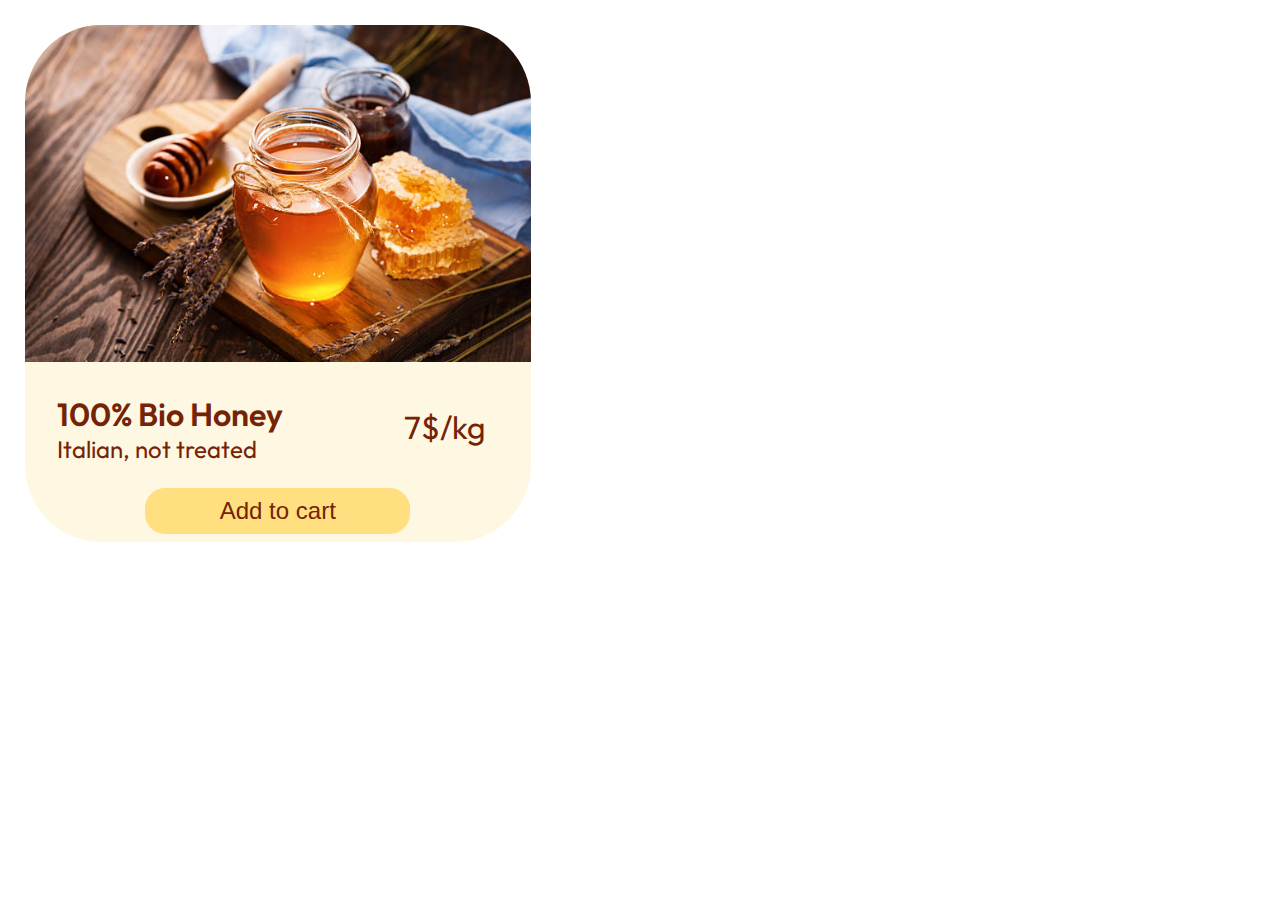
<file: index.html>
<!DOCTYPE html>
<html lang="en">
  <head>
    <meta charset="UTF-8" />
    <meta name="viewport" content="width=device-width, initial-scale=1.0" />
    <title>Product Card</title>
    <link rel="stylesheet" href="./style.css" />
  </head>
  <body>
    <div class="whiteCont">
      <div class="card">
        <img src="./assets/imgs/honey.jpg" alt="honey" />
        <div class="cardBody">
          <h3>100% Bio Honey</h3>
          <p>Italian, not treated</p>
          <p>7$/kg</p>
          <button>Add to cart</button>
        </div>
      </div>
    </div>
  </body>
</html>
</file>
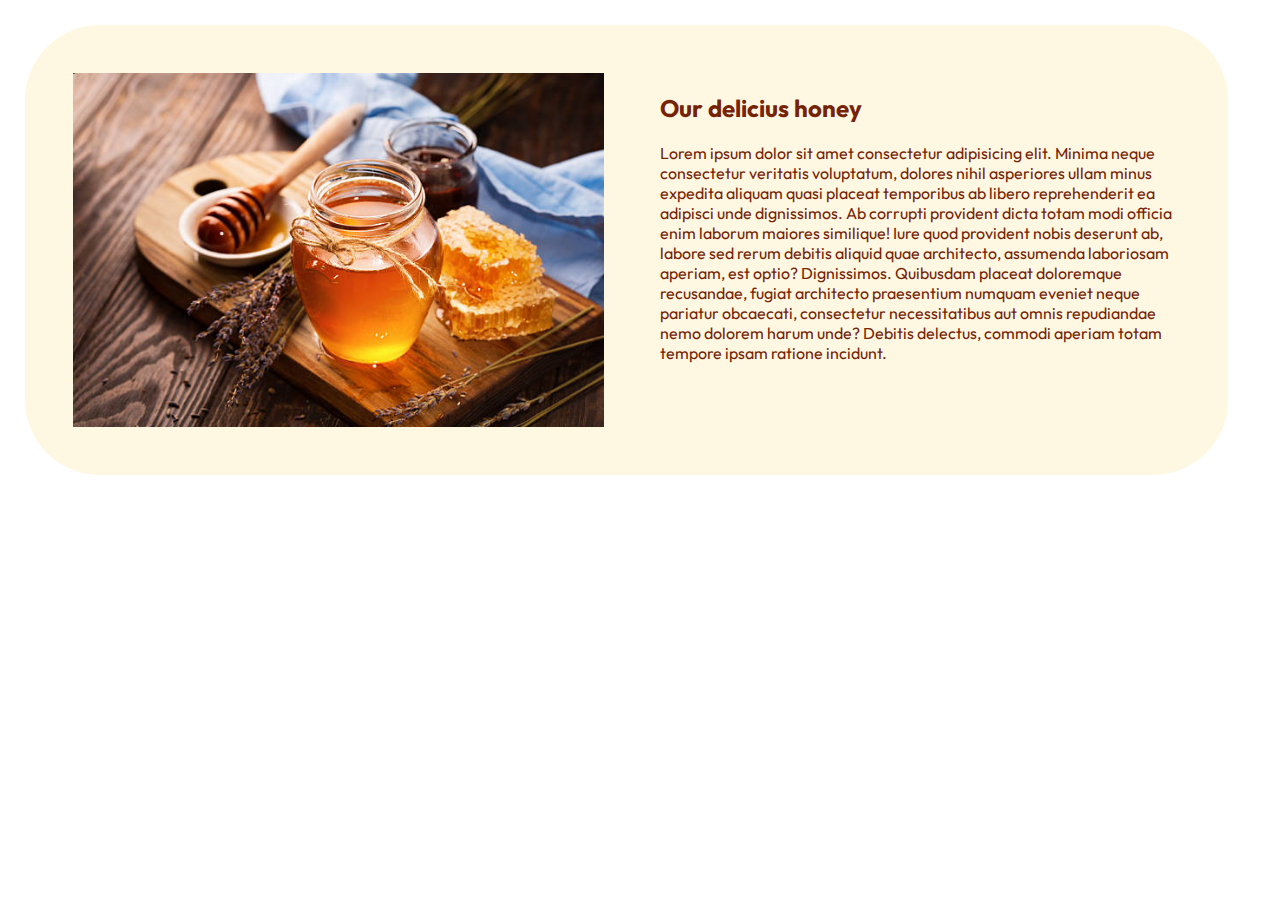
<file: article.html>
<!DOCTYPE html>
<html lang="en">
  <head>
    <meta charset="UTF-8" />
    <meta name="viewport" content="width=device-width, initial-scale=1.0" />
    <title>Flexible article</title>
  </head>
  <link rel="stylesheet" href="./article.style.css" />
  <body>
    <div class="articleCont">
      <div class="articlePinkCont">
        <img src="./assets/imgs/honey.jpg" alt="Honey" />
        <div class="articleBody">
          <h2>Our delicius honey</h2>
          <p>
            Lorem ipsum dolor sit amet consectetur adipisicing elit. Minima neque consectetur veritatis voluptatum,
            dolores nihil asperiores ullam minus expedita aliquam quasi placeat temporibus ab libero reprehenderit ea
            adipisci unde dignissimos. Ab corrupti provident dicta totam modi officia enim laborum maiores similique!
            Iure quod provident nobis deserunt ab, labore sed rerum debitis aliquid quae architecto, assumenda
            laboriosam aperiam, est optio? Dignissimos. Quibusdam placeat doloremque recusandae, fugiat architecto
            praesentium numquam eveniet neque pariatur obcaecati, consectetur necessitatibus aut omnis repudiandae nemo
            dolorem harum unde? Debitis delectus, commodi aperiam totam tempore ipsam ratione incidunt.
          </p>
        </div>
      </div>
    </div>
  </body>
</html>
</file>
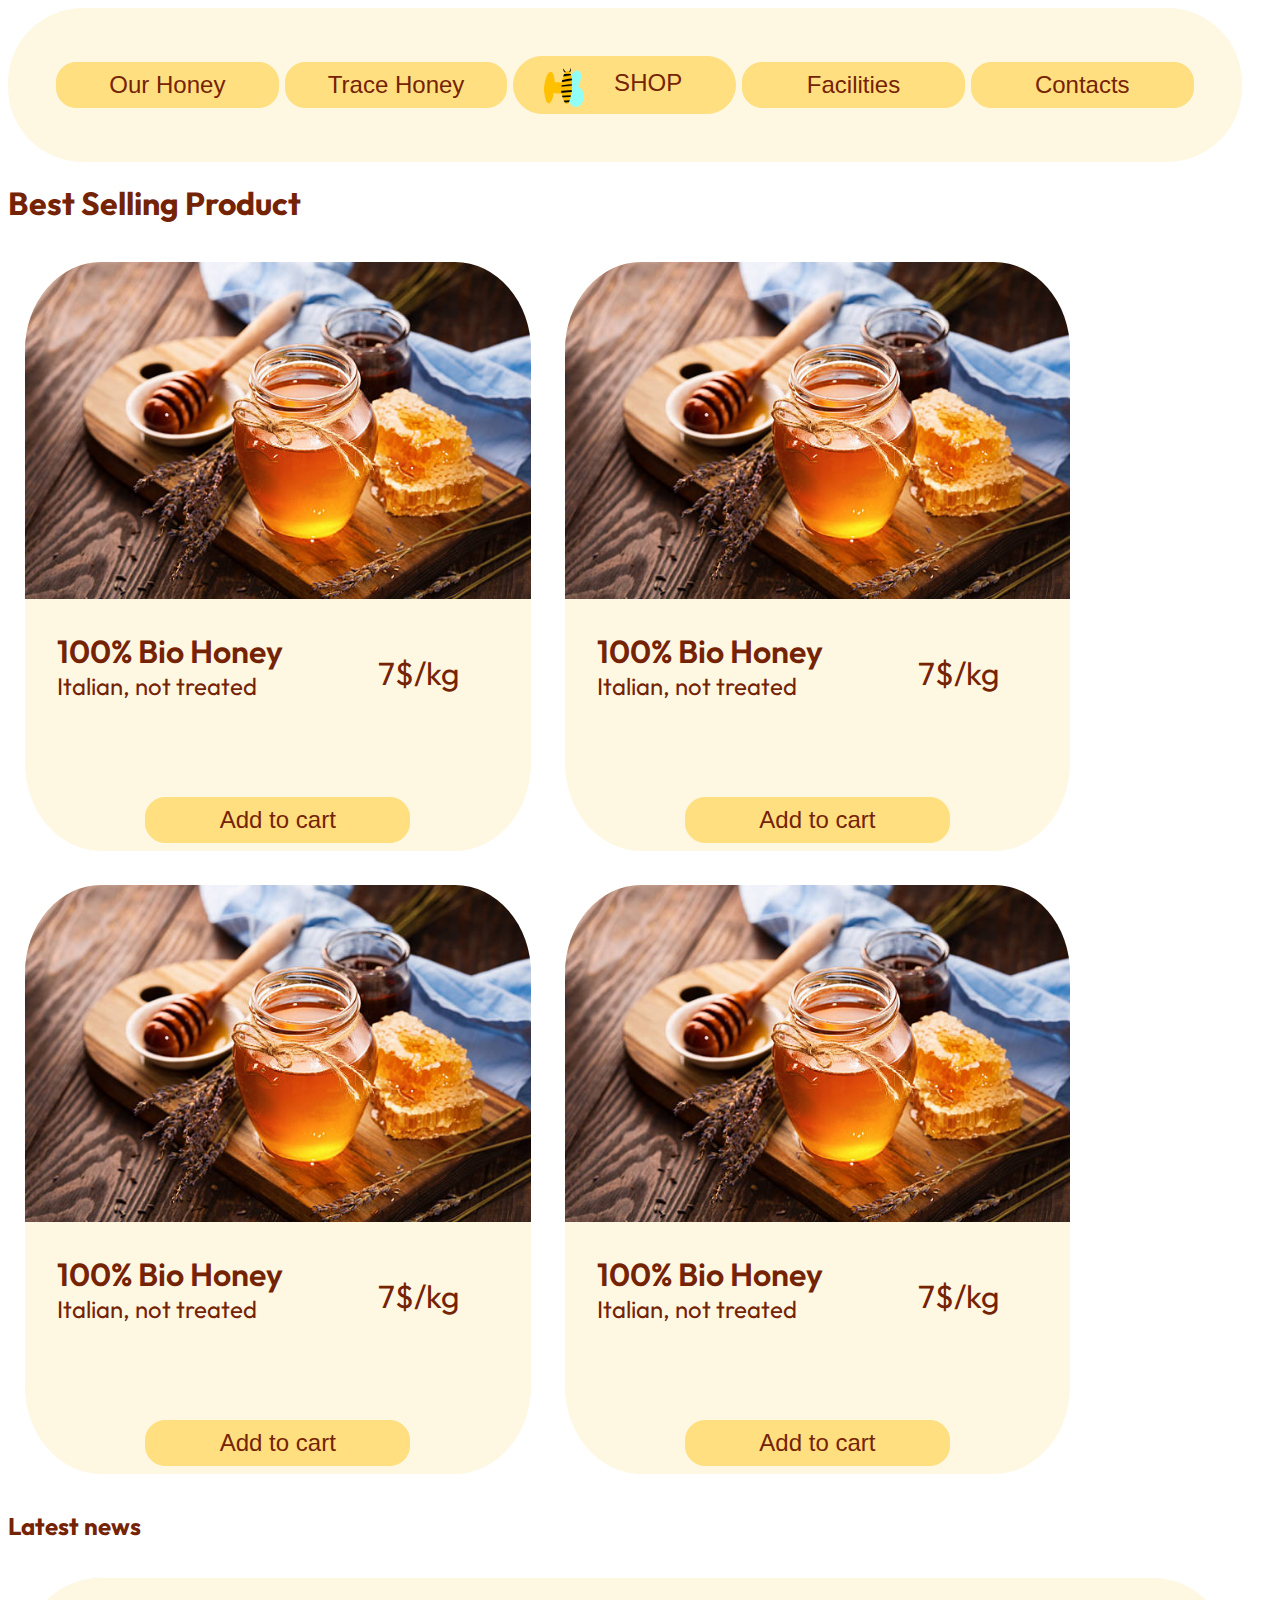
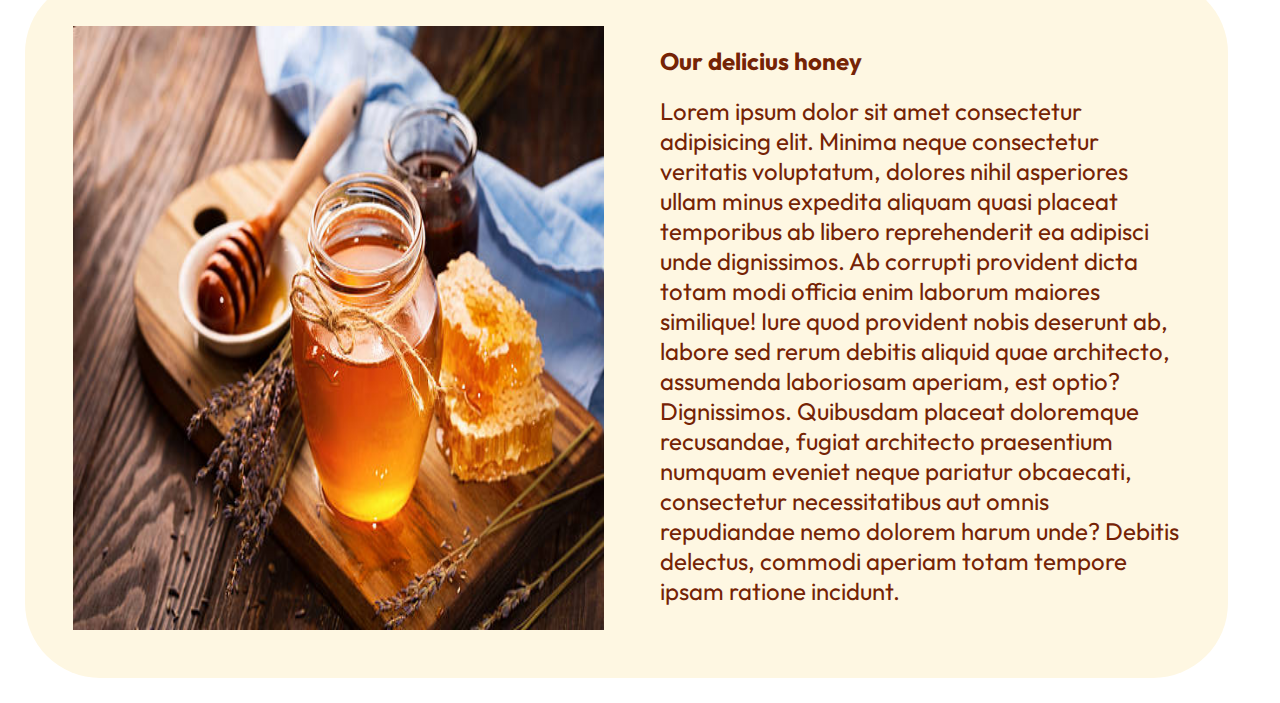
<file: layout.html>
<!DOCTYPE html>
<html lang="en">
<head>
    <meta charset="UTF-8">
    <meta name="viewport" content="width=device-width, initial-scale=1.0">
    <title>Layout per tablet (576px a 768px)</title>
    <link rel="stylesheet" href="./layout,style.css">
</head>
<body>
    <header>
        <div class="navBar">
            <button>Our Honey</button>
            <button>Trace Honey</button>
            <button id="logoButton">
              <img src="./assets/imgs/logo.png" alt="logo" />
              SHOP
            </button>
            <button>Facilities</button>
            <button>Contacts</button>
    </header>
    <main>
        <h1>Best Selling Product</h1>
        <div class="cardContainer">
        <div class="whiteCont">
            <div class="card">
              <img src="./assets/imgs/honey.jpg" alt="honey" />
              <div class="cardBody">
                <h3>100% Bio Honey</h3>
                <p>Italian, not treated</p>
                <p>7$/kg</p>
                <button>Add to cart</button>
              </div>
            </div>
          </div>
          <div class="whiteCont">
            <div class="card">
              <img src="./assets/imgs/honey.jpg" alt="honey" />
              <div class="cardBody">
                <h3>100% Bio Honey</h3>
                <p>Italian, not treated</p>
                <p>7$/kg</p>
                <button>Add to cart</button>
              </div>
            </div>
          </div>
          <div class="whiteCont">
            <div class="card">
              <img src="./assets/imgs/honey.jpg" alt="honey" />
              <div class="cardBody">
                <h3>100% Bio Honey</h3>
                <p>Italian, not treated</p>
                <p>7$/kg</p>
                <button>Add to cart</button>
              </div>
            </div>
          </div>
          <div class="whiteCont">
            <div class="card">
              <img src="./assets/imgs/honey.jpg" alt="honey" />
              <div class="cardBody">
                <h3>100% Bio Honey</h3>
                <p>Italian, not treated</p>
                <p>7$/kg</p>
                <button>Add to cart</button>
              </div>
            </div>
          </div>
        </div>
        <h2>Latest news</h2>
        <div class="articleCont">
            <div class="articlePinkCont">
              <img src="./assets/imgs/honey.jpg" alt="Honey" />
              <div class="articleBody">
                <h2>Our delicius honey</h2>
                <p>
                  Lorem ipsum dolor sit amet consectetur adipisicing elit. Minima neque consectetur veritatis voluptatum,
                  dolores nihil asperiores ullam minus expedita aliquam quasi placeat temporibus ab libero reprehenderit ea
                  adipisci unde dignissimos. Ab corrupti provident dicta totam modi officia enim laborum maiores similique!
                  Iure quod provident nobis deserunt ab, labore sed rerum debitis aliquid quae architecto, assumenda
                  laboriosam aperiam, est optio? Dignissimos. Quibusdam placeat doloremque recusandae, fugiat architecto
                  praesentium numquam eveniet neque pariatur obcaecati, consectetur necessitatibus aut omnis repudiandae nemo
                  dolorem harum unde? Debitis delectus, commodi aperiam totam tempore ipsam ratione incidunt.
                </p>
              </div>
            </div>
          </div>
    </main>
</body>
</html>
</file>
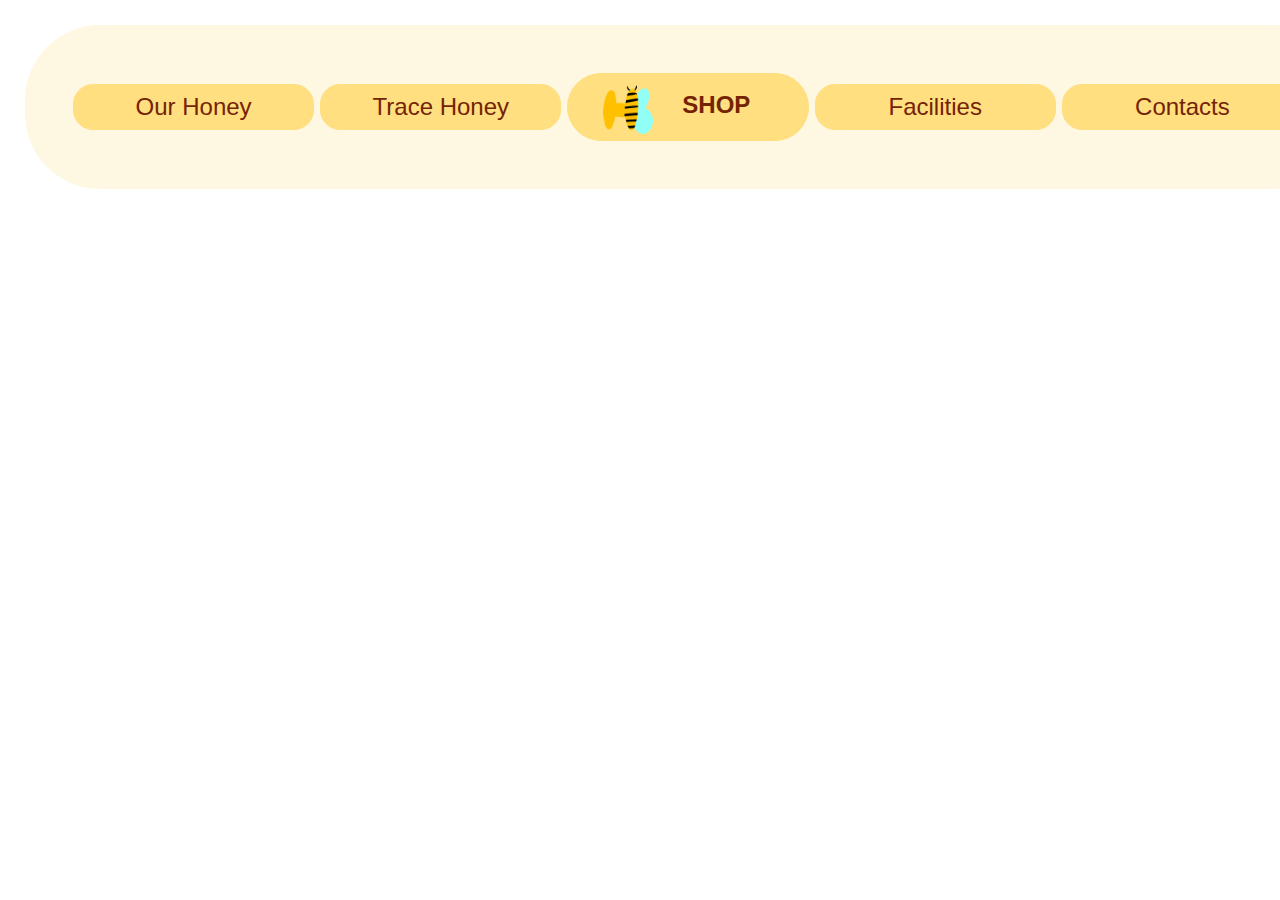
<file: navigationBar.html>
<!DOCTYPE html>
<html lang="en">
  <head>
    <meta charset="UTF-8" />
    <meta name="viewport" content="width=device-width, initial-scale=1.0" />
    <title>Navigation Bar</title>
    <link rel="stylesheet" href="./navigationBarStyle.css" />
  </head>

  <body>
    <div class="container">
      <div class="navBar">
        <button>Our Honey</button>
        <button>Trace Honey</button>
        <button id="logoButton">
          <img src="./assets/imgs/logo.png" alt="logo" />
          <span>SHOP</span>
        </button>
        <button>Facilities</button>
        <button>Contacts</button>
      </div>
    </div>
  </body>
</html>
</file>
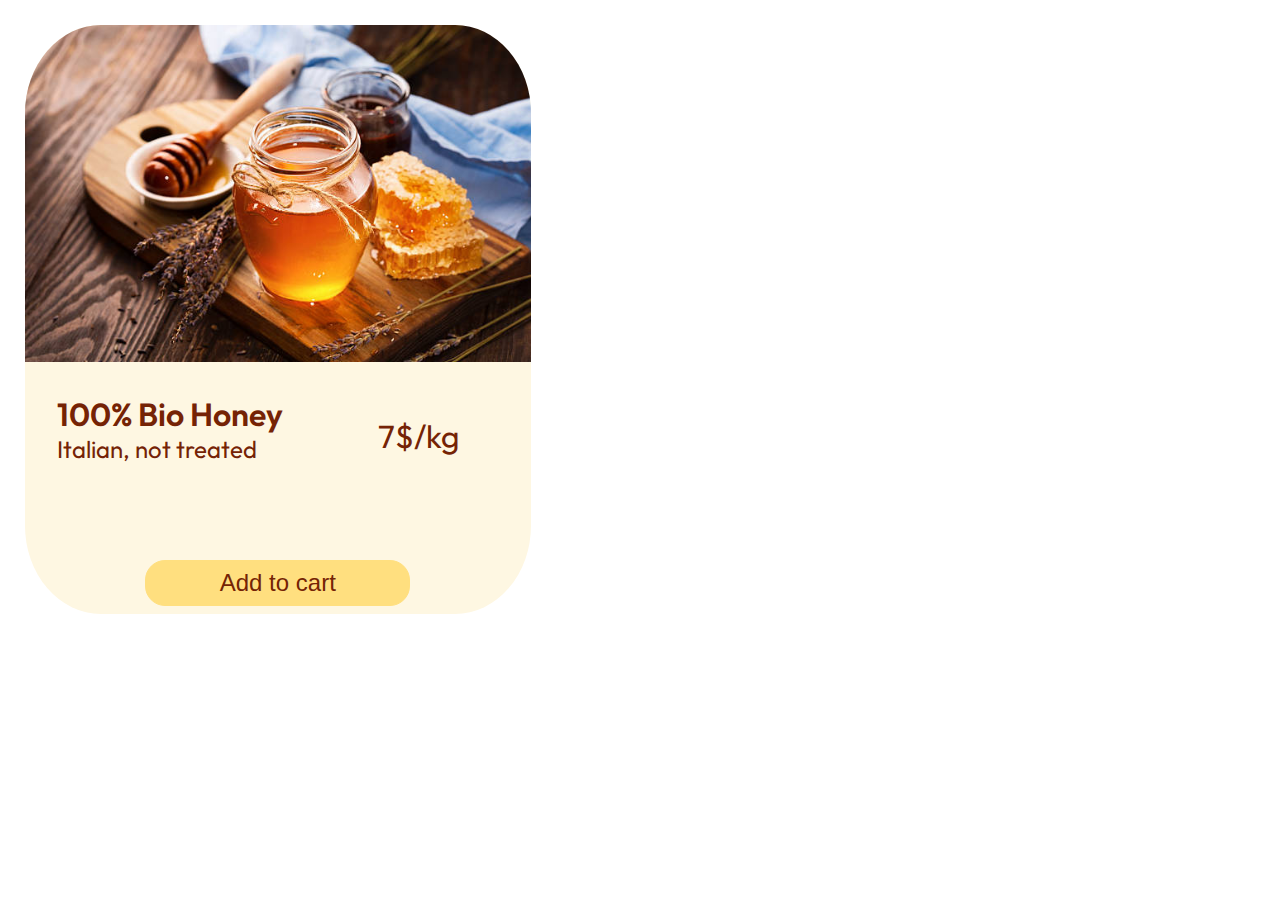
<file: productCard.html>
<!DOCTYPE html>
<html lang="en">
  <head>
    <meta charset="UTF-8" />
    <meta name="viewport" content="width=device-width, initial-scale=1.0" />
    <title>Product Card</title>
    <link rel="stylesheet" href="./productCardStyle.css" />
  </head>
  <body>
    <div class="whiteCont">
      <div class="card">
        <img src="./assets/imgs/honey.jpg" alt="honey" />
        <div class="cardBody">
          <h3>100% Bio Honey</h3>
          <p>Italian, not treated</p>
          <p>7$/kg</p>
          <button>Add to cart</button>
        </div>
      </div>
    </div>
  </body>
</html>
</file>
<file: style.css>
@import url("https://fonts.googleapis.com/css2?family=Outfit:wght@300;400;700&display=swap");

body {
  font-family: "Outfit", sans-serif;
  color: #752305;
}

.whiteCont {
  background-color: #ffffff;
  border: 1px solid #ffffff;
  width: 40%;
  padding: 1rem;
}
.card {
  background-color: #fef7e2;
  border-radius: 15%;
  overflow: hidden;
  width: 100%;
  display: flex;
  flex-direction: column;
  padding-bottom: 0.5rem;
}
.card img {
  width: 100%;
  display: block;
}

.cardBody {
  padding-inline: 2rem;
  flex-grow: 1;
  display: flex;
  flex-direction: column;
  position: relative;
}
h3 {
  margin-bottom: 0;
  font-size: 2rem;
  font-weight: 600;
}
p {
  margin-top: 0;
  font-size: 1.5rem;
}
.cardBody :nth-of-type(2) {
  position: absolute;
  top: 45px;
  right: 45px;
  font-size: 2rem;
}

button {
  background-color: #ffdf7f;
  border: 1px solid #ffdf7f;
  border-radius: 20px;
  width: 60%;
  padding: 0.5rem;
  text-align: center;
  color: #752305;
  font-size: 1.5rem;
  align-self: center;
}
</file>
<file: article.style.css>
@import url("https://fonts.googleapis.com/css2?family=Outfit:wght@300;400;700&display=swap");

body {
  font-family: "Outfit", sans-serif;
  color: #752305;
}

.articleCont {
  background-color: #ffffff;
  border: 1px solid #ffffff;
  padding: 1rem;
  align-items: center;
}
.articlePinkCont {
  background-color: #fef7e2;
  border-radius: 75px;
  width: 90%;
  display: flex;
  padding: 3rem;
  gap: 5%;
}

.articlePinkCont img {
  width: 48%;
}

.articleBody {
  width: 47%;
}

@media screen and (max-width: 768px) {
  .articlePinkCont {
    flex-direction: column-reverse;
    align-items: center;
    padding-inline: 1.5rem;
  }
}
</file>
<file: layout,style.css>
@import url("https://fonts.googleapis.com/css2?family=Outfit:wght@300;400;700&display=swap");

body {
  font-family: "Outfit", sans-serif;
  color: #752305;
}

.container {
  background-color: #ffffff;
  border: 1px solid #ffffff;
  padding: 1rem;
}
.navBar {
  background-color: #fef7e2;
  border-radius: 75px;
  width: 90%;
  display: flex;
  padding: 3rem;
  gap: 6px;
  font-size: 0.5em;
}
button img {
  height: 40px;
  width: 40px;
  transform: translate(-23px, 2px);
  vertical-align: middle;
}

button {
  background-color: #ffdf7f;
  border: 1px solid #ffdf7f;
  border-radius: 20px;
  padding: 0.5rem;
  text-align: center;
  color: #752305;
}

#logoButton {
  background-color: #ffdf7f;
  border: 1px solid #ffdf7f;
  border-radius: 40px;
  padding: 0.5rem;
  text-align: center;
  color: #752305;
}

.cardContainer {
  display: flex;
  flex-wrap: wrap;
}
.whiteCont {
  background-color: #ffffff;
  border: 1px solid #ffffff;
  width: 40%;
  padding: 1rem;
}
.card {
  background-color: #fef7e2;
  border-radius: 15%;
  overflow: hidden;
  width: 100%;
  display: flex;
  flex-direction: column;
  padding-bottom: 0.5rem;
}
.card img {
  width: 100%;
  display: block;
}

.cardBody {
  padding-inline: 2rem;
  flex-grow: 1;
  display: flex;
  flex-direction: column;
}
h3 {
  margin-bottom: 0;
  font-size: 2rem;
  font-weight: 600;
}
p {
  margin-top: 0;
  font-size: 1.5rem;
}
.cardBody :nth-of-type(2) {
  transform: translate(321px, -72px);
  font-size: 2rem;
}

button {
  background-color: #ffdf7f;
  border: 1px solid #ffdf7f;
  border-radius: 20px;
  width: 60%;
  padding: 0.5rem;
  text-align: center;
  color: #752305;
  font-size: 1.5rem;
  align-self: center;
}
.articleCont {
  background-color: #ffffff;
  border: 1px solid #ffffff;
  padding: 1rem;
  align-items: center;
}
.articlePinkCont {
  background-color: #fef7e2;
  border-radius: 75px;
  width: 90%;
  display: flex;
  padding: 3rem;
  gap: 5%;
}

.articlePinkCont img {
  width: 48%;
}

.articleBody {
  width: 47%;
}

@media screen and (max-width: 768px) {
  .articlePinkCont {
    flex-direction: column-reverse;
    align-items: center;
    padding-inline: 1.5rem;
  }
}
</file>
<file: navigationBarStyle.css>
@import url("https://fonts.googleapis.com/css2?family=Outfit:wght@300;400;700&display=swap");

body {
  font-family: "Outfit", sans-serif;
  color: #752305;
}

.container {
  background-color: #ffffff;
  border: 1px solid #ffffff;
  padding: 1rem;
}
.navBar {
  background-color: #fef7e2;
  border-radius: 75px;
  width: 100%;
  display: flex;
  padding: 3rem;
  gap: 6px;
}
button img {
  height: 50px;
  width: 50px;
  transform: translate(-23px, 2px);
  vertical-align: middle;
}

button {
  background-color: #ffdf7f;
  border: 1px solid #ffdf7f;
  border-radius: 20px;
  width: 40%;
  padding: 0.5rem;
  text-align: center;
  color: #752305;
  font-size: 1.5rem;
  align-self: center;
}

#logoButton {
  background-color: #ffdf7f;
  border: 1px solid #ffdf7f;
  border-radius: 42px;
  width: 40%;
  padding: 0.5rem;
  text-align: center;
  color: #752305;
  font-size: 1.5rem;
  font-weight: 600;
}
</file>
<file: productCardStyle.css>
@import url("https://fonts.googleapis.com/css2?family=Outfit:wght@300;400;700&display=swap");

body {
  font-family: "Outfit", sans-serif;
  color: #752305;
}

.whiteCont {
  background-color: #ffffff;
  border: 1px solid #ffffff;
  width: 40%;
  padding: 1rem;
}
.card {
  background-color: #fef7e2;
  border-radius: 15%;
  overflow: hidden;
  width: 100%;
  display: flex;
  flex-direction: column;
  padding-bottom: 0.5rem;
}
.card img {
  width: 100%;
  display: block;
}

.cardBody {
  padding-inline: 2rem;
  flex-grow: 1;
  display: flex;
  flex-direction: column;
}
h3 {
  margin-bottom: 0;
  font-size: 2rem;
  font-weight: 600;
}
p {
  margin-top: 0;
  font-size: 1.5rem;
}
.cardBody :nth-of-type(2) {
  transform: translate(321px, -72px);
  font-size: 2rem;
}

button {
  background-color: #ffdf7f;
  border: 1px solid #ffdf7f;
  border-radius: 20px;
  width: 60%;
  padding: 0.5rem;
  text-align: center;
  color: #752305;
  font-size: 1.5rem;
  align-self: center;
}
</file>
